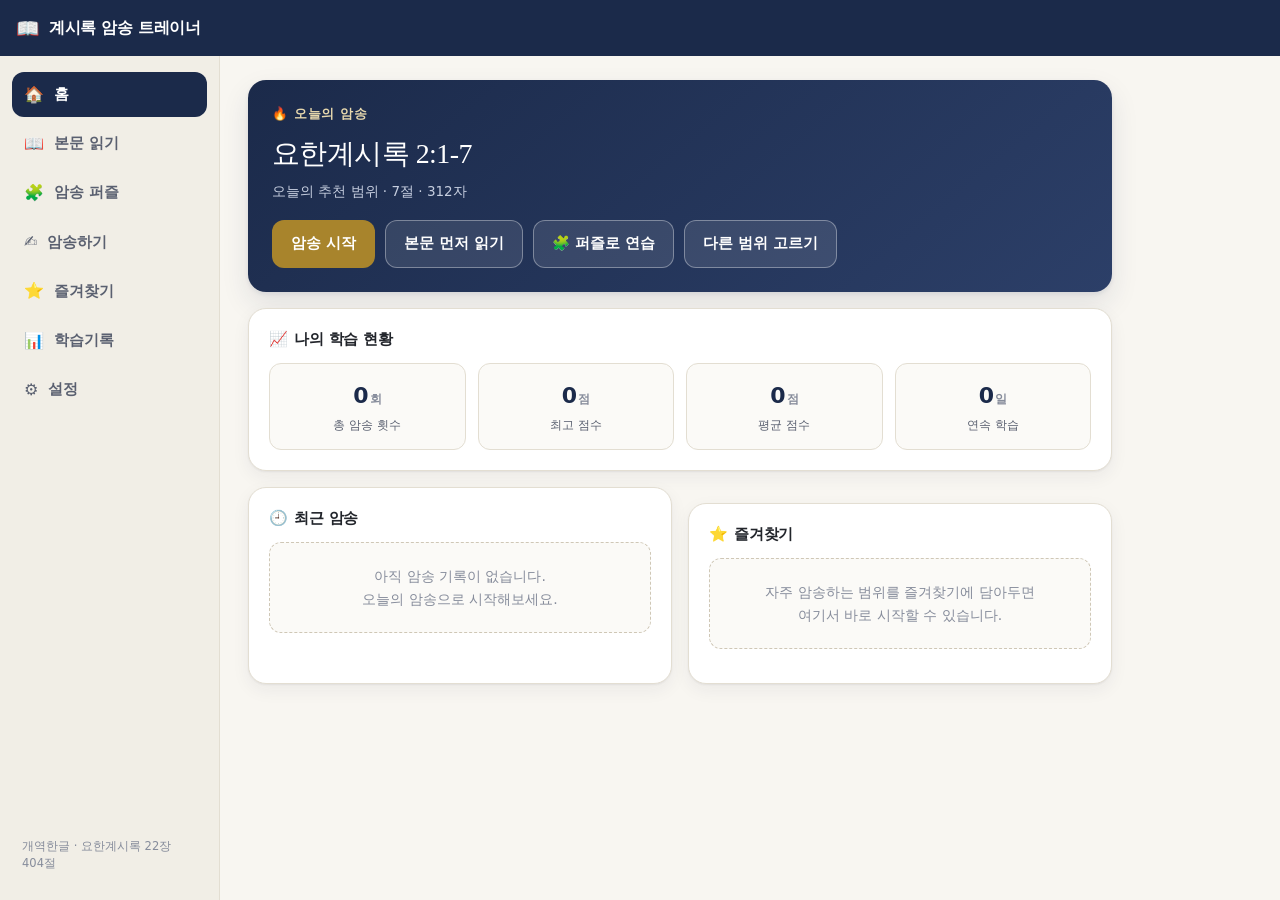
<file: index.html>
<!DOCTYPE html>
<html lang="ko">
<head>
<meta charset="utf-8">
<meta name="viewport" content="width=device-width, initial-scale=1, viewport-fit=cover">
<meta name="theme-color" content="#1B2A4A">
<meta name="description" content="요한계시록(개역한글) 암송 훈련 도구 — 범위 선택, 암송 입력, 자동 채점, 오답 분석, 학습 기록">
<title>계시록 암송 트레이너</title>
<link rel="stylesheet" href="css/style.css">
<link rel="manifest" href="manifest.json">
<link rel="icon" type="image/png" sizes="32x32" href="icons/favicon-32.png?v=2">
<link rel="icon" type="image/png" sizes="64x64" href="icons/favicon-64.png?v=2">
<link rel="icon" type="image/png" sizes="192x192" href="icons/icon-192.png?v=2">
<link rel="apple-touch-icon" sizes="180x180" href="icons/apple-touch-icon.png?v=2">
<meta name="apple-mobile-web-app-capable" content="yes">
<meta name="apple-mobile-web-app-status-bar-style" content="black-translucent">
<meta name="apple-mobile-web-app-title" content="계시록 암송">
</head>
<body>

<a class="skip-link" href="#main">본문으로 건너뛰기</a>

<header class="app-header">
  <button class="hdr-brand" id="brandBtn" type="button" aria-label="홈으로 이동">
    <span class="hdr-mark" aria-hidden="true">📖</span>
    <span class="hdr-title">계시록 암송 트레이너</span>
  </button>
  <div class="hdr-right">
    <span class="hdr-streak" id="hdrStreak" title="연속 학습일"></span>
    <span class="hdr-badge" id="demoBadge" hidden>샘플 데이터</span>
  </div>
</header>

<div class="app-shell">

  <nav class="side-nav" aria-label="주 메뉴">
    <button class="nav-item" data-nav="home" type="button"><span class="nav-ico" aria-hidden="true">🏠</span><span>홈</span></button>
    <button class="nav-item" data-nav="read" type="button"><span class="nav-ico" aria-hidden="true">📖</span><span>본문 읽기</span></button>
    <button class="nav-item" data-nav="puzzle" type="button"><span class="nav-ico" aria-hidden="true">🧩</span><span>암송 퍼즐</span></button>
    <button class="nav-item" data-nav="select" type="button"><span class="nav-ico" aria-hidden="true">✍️</span><span>암송하기</span></button>
    <button class="nav-item" data-nav="favorites" type="button"><span class="nav-ico" aria-hidden="true">⭐</span><span>즐겨찾기</span></button>
    <button class="nav-item" data-nav="history" type="button"><span class="nav-ico" aria-hidden="true">📊</span><span>학습기록</span></button>
    <button class="nav-item" data-nav="settings" type="button"><span class="nav-ico" aria-hidden="true">⚙️</span><span>설정</span></button>
    <p class="side-foot">개역한글 · 요한계시록 22장 404절</p>
  </nav>

  <main id="main" class="main" tabindex="-1">
    <section class="screen" id="screen-home" hidden></section>
    <section class="screen" id="screen-select" hidden></section>
    <section class="screen" id="screen-read" hidden></section>
    <section class="screen" id="screen-puzzle" hidden></section>
    <section class="screen" id="screen-memorize" hidden></section>
    <section class="screen" id="screen-result" hidden></section>
    <section class="screen" id="screen-favorites" hidden></section>
    <section class="screen" id="screen-history" hidden></section>
    <section class="screen" id="screen-settings" hidden></section>
    <section class="screen" id="screen-report" hidden></section>
  </main>

</div>

<nav class="bottom-nav" aria-label="주 메뉴(모바일)">
  <button class="nav-item" data-nav="home" type="button"><span class="nav-ico" aria-hidden="true">🏠</span><span>홈</span></button>
  <button class="nav-item" data-nav="read" type="button"><span class="nav-ico" aria-hidden="true">📖</span><span>본문</span></button>
  <button class="nav-item" data-nav="puzzle" type="button"><span class="nav-ico" aria-hidden="true">🧩</span><span>퍼즐</span></button>
  <button class="nav-item" data-nav="select" type="button"><span class="nav-ico" aria-hidden="true">✍️</span><span>암송</span></button>
  <button class="nav-item" data-nav="favorites" type="button"><span class="nav-ico" aria-hidden="true">⭐</span><span>즐겨찾기</span></button>
  <button class="nav-item" data-nav="history" type="button"><span class="nav-ico" aria-hidden="true">📊</span><span>기록</span></button>
  <button class="nav-item" data-nav="settings" type="button"><span class="nav-ico" aria-hidden="true">⚙️</span><span>설정</span></button>
</nav>

<div class="toast-wrap" id="toastWrap" role="status" aria-live="polite"></div>

<div class="modal-back" id="modalBack" hidden>
  <div class="modal" role="dialog" aria-modal="true" aria-labelledby="modalTitle">
    <h3 id="modalTitle" class="modal-title"></h3>
    <div class="modal-body" id="modalBody"></div>
    <div class="modal-foot"><button class="btn btn-ghost" id="modalClose" type="button">닫기</button></div>
  </div>
</div>

<div class="busy" id="busy" hidden aria-live="polite"><div class="busy-box"><span class="spinner" aria-hidden="true"></span><span>채점하는 중…</span></div></div>

<script src="data/revelation_kor.js"></script>
<script src="js/data.js"></script>
<script src="js/storage.js"></script>
<script src="js/diff.js"></script>
<script src="js/scorer.js"></script>
<script src="js/statistics.js"></script>
<script src="js/srs.js"></script>
<script src="js/plan.js"></script>
<script src="js/read.js"></script>
<script src="js/puzzle.js"></script>
<script src="js/voice.js"></script>
<script src="js/report.js"></script>
<script src="js/ui.js"></script>
<script src="js/app.js"></script>
</body>
</html>
</file>
<file: css/style.css>
/* ============================================================
   계시록 암송 트레이너 — style.css
   차분함 / 집중 / 신뢰감 을 목표로 한 학습 도구 UI
   ============================================================ */

:root{
  --bg:            #F8F6F1;
  --bg-sunken:     #F1EEE6;
  --surface:       #FFFFFF;
  --surface-2:     #FBFAF7;
  --line:          #E3DED2;
  --line-strong:   #CFC7B6;

  --navy:          #1B2A4A;
  --navy-soft:     #2E4270;
  --navy-tint:     #EAEEF6;
  --gold:          #A8842C;
  --gold-tint:     #F6EFDD;

  --text:          #22252B;
  --text-2:        #5A6070;
  --text-3:        #868C9B;

  --ok:            #1F7A46;
  --ok-bg:         #E4F3EA;
  --warn:          #9A6B10;
  --warn-bg:       #FBF0D6;
  --bad:           #B3273A;
  --bad-bg:        #FBE6E9;
  --miss:          #6B7280;
  --miss-bg:       #ECEDF0;
  --extra:         #1F5FA8;
  --extra-bg:      #E4EDF8;

  --r-s: 8px;
  --r-m: 12px;
  --r-l: 18px;
  --shadow: 0 1px 2px rgba(27,42,74,.06), 0 6px 18px rgba(27,42,74,.06);
  --shadow-lift: 0 2px 4px rgba(27,42,74,.08), 0 12px 28px rgba(27,42,74,.10);

  --header-h: 56px;
  --bottom-h: 60px;
  --side-w: 220px;

  --font: "Pretendard", -apple-system, BlinkMacSystemFont, "Apple SD Gothic Neo",
          "Malgun Gothic", "맑은 고딕", "Noto Sans KR", system-ui, sans-serif;
  --serif: "Nanum Myeongjo", "Apple SD Gothic Neo", Georgia, serif;
}

*,*::before,*::after{ box-sizing:border-box; }

/* display:flex 등을 쓰는 요소도 hidden 속성이 확실히 우선하도록 */
[hidden]{ display:none !important; }

html,body{ margin:0; padding:0; }
body{
  font-family:var(--font);
  background:var(--bg);
  color:var(--text);
  font-size:16px;
  line-height:1.6;
  -webkit-text-size-adjust:100%;
  word-break:keep-all;
  overflow-wrap:break-word;
}

button,input,select,textarea{ font:inherit; color:inherit; }
h1,h2,h3,h4{ margin:0; line-height:1.35; font-weight:700; letter-spacing:-.01em; }

:focus-visible{ outline:3px solid var(--navy-soft); outline-offset:2px; border-radius:4px; }

.skip-link{
  position:absolute; left:-9999px; top:0; z-index:100;
  background:var(--navy); color:#fff; padding:10px 16px; border-radius:0 0 var(--r-s) 0;
}
.skip-link:focus{ left:0; }

/* ---------- Header ---------- */
.app-header{
  position:sticky; top:0; z-index:30;
  height:var(--header-h);
  display:flex; align-items:center; justify-content:space-between;
  gap:12px; padding:0 16px;
  background:var(--navy); color:#fff;
  padding-top:env(safe-area-inset-top);
  height:calc(var(--header-h) + env(safe-area-inset-top));
}
.hdr-brand{
  display:flex; align-items:center; gap:9px;
  background:none; border:0; padding:6px 8px; margin-left:-8px;
  color:#fff; cursor:pointer; border-radius:var(--r-s);
}
.hdr-brand:hover{ background:rgba(255,255,255,.09); }
.hdr-mark{ font-size:19px; line-height:1; }
.hdr-title{ font-weight:700; font-size:16px; letter-spacing:-.02em; white-space:nowrap; }
.hdr-right{ display:flex; align-items:center; gap:8px; }
.hdr-streak{ font-size:13px; color:#F0E7CE; white-space:nowrap; }
.hdr-badge{
  font-size:11px; font-weight:700; padding:3px 8px; border-radius:999px;
  background:var(--gold); color:#221a05;
}

/* ---------- Shell ---------- */
.app-shell{ display:flex; align-items:flex-start; min-height:calc(100vh - var(--header-h)); }

.side-nav{
  position:sticky; top:calc(var(--header-h) + env(safe-area-inset-top));
  width:var(--side-w); flex:0 0 var(--side-w);
  height:calc(100vh - var(--header-h) - env(safe-area-inset-top));
  padding:16px 12px; border-right:1px solid var(--line);
  background:var(--bg-sunken);
  display:flex; flex-direction:column; gap:4px;
}
.side-foot{
  margin-top:auto; font-size:11.5px; color:var(--text-3); padding:0 10px; line-height:1.5;
}
.side-nav .nav-item{
  display:flex; align-items:center; gap:10px;
  width:100%; padding:11px 12px; border:0; border-radius:var(--r-m);
  background:transparent; color:var(--text-2); font-weight:600; font-size:14.5px;
  cursor:pointer; text-align:left;
}
.side-nav .nav-item:hover{ background:#E8E3D7; color:var(--text); }
.side-nav .nav-item[aria-current="page"]{ background:var(--navy); color:#fff; }
.nav-ico{ font-size:16px; line-height:1; }

.bottom-nav{ display:none; }

.main{
  flex:1 1 auto; min-width:0;
  padding:24px 28px 56px;
  max-width:920px;
}
.main:focus{ outline:none; }

/* ---------- Common blocks ---------- */
.page-head{ margin-bottom:20px; }
.page-title{ font-size:21px; }
.page-sub{ margin:6px 0 0; color:var(--text-2); font-size:14px; }

.card{
  background:var(--surface); border:1px solid var(--line);
  border-radius:var(--r-l); padding:20px; box-shadow:var(--shadow);
}
.card + .card{ margin-top:16px; }
.card-head{ display:flex; align-items:baseline; justify-content:space-between; gap:12px; margin-bottom:14px; }
.card-title{ font-size:15px; letter-spacing:-.01em; }
.card-title .lead{ color:var(--gold); margin-right:6px; }
.card-link{
  background:none; border:0; padding:2px 4px; margin:-2px -4px;
  color:var(--navy-soft); font-size:13px; font-weight:600; cursor:pointer; border-radius:6px;
}
.card-link:hover{ text-decoration:underline; }

.grid-2{ display:grid; grid-template-columns:1fr 1fr; gap:16px; }

.muted{ color:var(--text-3); font-size:13.5px; }
.empty{
  color:var(--text-3); font-size:14px; text-align:center;
  padding:22px 12px; border:1px dashed var(--line-strong); border-radius:var(--r-m);
  background:var(--surface-2);
}

/* ---------- Buttons ---------- */
.btn{
  display:inline-flex; align-items:center; justify-content:center; gap:7px;
  padding:11px 18px; border-radius:var(--r-m); border:1px solid transparent;
  font-weight:700; font-size:14.5px; cursor:pointer; background:var(--bg-sunken);
  min-height:44px; transition:background .12s, border-color .12s, transform .06s;
}
.btn:active{ transform:translateY(1px); }
.btn-primary{ background:var(--navy); color:#fff; }
.btn-primary:hover{ background:var(--navy-soft); }
.btn-gold{ background:var(--gold); color:#fff; }
.btn-gold:hover{ background:#8E6F22; }
.btn-ghost{ background:var(--surface); border-color:var(--line-strong); color:var(--text); }
.btn-ghost:hover{ background:var(--bg-sunken); }
.btn-sm{ padding:7px 12px; font-size:13px; min-height:36px; border-radius:var(--r-s); }
.btn-block{ width:100%; }
.btn:disabled{ opacity:.5; cursor:not-allowed; }
.btn-row{ display:flex; flex-wrap:wrap; gap:10px; }

/* ---------- Home ---------- */
.hero{
  background:linear-gradient(140deg, var(--navy) 0%, #2C3F68 100%);
  color:#fff; border-radius:var(--r-l); padding:24px; box-shadow:var(--shadow-lift);
}
.hero-label{ font-size:12.5px; letter-spacing:.06em; color:#E8D9AE; font-weight:700; text-transform:uppercase; }
.hero-ref{ font-family:var(--serif); font-size:28px; margin:8px 0 4px; letter-spacing:-.02em; }
.hero-meta{ color:#C6CEDF; font-size:13.5px; margin:0 0 18px; }
.hero .btn-row{ gap:10px; }
.hero .btn-ghost{ background:rgba(255,255,255,.10); border-color:rgba(255,255,255,.35); color:#fff; }
.hero .btn-ghost:hover{ background:rgba(255,255,255,.18); }

.stat-grid{ display:grid; grid-template-columns:repeat(4,1fr); gap:12px; }
.stat{
  background:var(--surface-2); border:1px solid var(--line);
  border-radius:var(--r-m); padding:14px 12px; text-align:center;
}
.stat-num{ font-size:22px; font-weight:800; color:var(--navy); letter-spacing:-.03em; }
.stat-num small{ font-size:12px; font-weight:700; color:var(--text-3); margin-left:2px; }
.stat-label{ font-size:12px; color:var(--text-2); margin-top:3px; }

.list{ list-style:none; margin:0; padding:0; display:flex; flex-direction:column; gap:8px; }
.row{
  display:flex; align-items:center; gap:10px;
  border:1px solid var(--line); border-radius:var(--r-m);
  background:var(--surface-2); padding:11px 12px;
}
.row-main{
  flex:1 1 auto; min-width:0; display:flex; flex-direction:column; gap:2px;
  background:none; border:0; padding:0; text-align:left; cursor:pointer;
}
.row-main:hover .row-ref{ text-decoration:underline; }
.row-ref{ font-weight:700; font-size:14.5px; }
.row-meta{ font-size:12.5px; color:var(--text-3); }
.row-score{ font-weight:800; font-size:16px; letter-spacing:-.02em; }
.icon-btn{
  flex:0 0 auto; width:36px; height:36px; border-radius:50%;
  border:1px solid var(--line); background:var(--surface); cursor:pointer;
  display:flex; align-items:center; justify-content:center; font-size:15px;
}
.icon-btn:hover{ background:var(--bad-bg); border-color:var(--bad); }

.s-good{ color:var(--ok); }
.s-mid{ color:var(--warn); }
.s-low{ color:var(--bad); }

/* ---------- Range selector ---------- */
.selector{ display:grid; grid-template-columns:repeat(3,1fr); gap:14px; }
.field{ display:flex; flex-direction:column; gap:6px; }
.field label{ font-size:13px; font-weight:700; color:var(--text-2); }
.field select{
  appearance:none; -webkit-appearance:none;
  padding:12px 34px 12px 13px; border-radius:var(--r-m);
  border:1px solid var(--line-strong); background:var(--surface);
  font-size:15.5px; font-weight:600; min-height:46px; cursor:pointer;
  background-image:url("data:image/svg+xml,%3Csvg xmlns='http://www.w3.org/2000/svg' width='12' height='8' viewBox='0 0 12 8'%3E%3Cpath fill='%235A6070' d='M1 1l5 5 5-5'/%3E%3C/svg%3E");
  background-repeat:no-repeat; background-position:right 13px center;
}
.err{
  margin-top:12px; color:var(--bad); background:var(--bad-bg);
  border:1px solid #F0C3CA; border-radius:var(--r-m); padding:10px 13px; font-size:13.5px; font-weight:600;
}
.preview{
  margin-top:16px; padding:14px 16px; border-radius:var(--r-m);
  background:var(--navy-tint); border:1px solid #D3DCEC;
  font-size:13.5px; color:var(--navy);
}
.preview b{ font-size:15px; }

.quick-title{ font-size:13px; font-weight:700; color:var(--text-2); margin:0 0 8px; }
.chips{ display:flex; flex-wrap:wrap; gap:8px; }
.chip{
  border:1px solid var(--line-strong); background:var(--surface);
  border-radius:999px; padding:7px 14px; font-size:13.5px; font-weight:600;
  cursor:pointer; min-height:38px;
}
.chip:hover{ background:var(--gold-tint); border-color:var(--gold); }

/* ---------- Memorize ---------- */
.mem-top{ display:flex; align-items:center; justify-content:space-between; gap:14px; flex-wrap:wrap; }
.mem-ref{ font-family:var(--serif); font-size:22px; }
.timer{
  font-variant-numeric:tabular-nums; font-size:24px; font-weight:800;
  color:var(--navy); letter-spacing:.02em;
  background:var(--navy-tint); border-radius:var(--r-m); padding:6px 14px;
}
.mem-guide{ color:var(--text-2); font-size:14px; margin:12px 0 0; }

.answer-area{
  width:100%; min-height:270px; resize:vertical;
  margin-top:14px; padding:16px; border-radius:var(--r-m);
  border:1px solid var(--line-strong); background:var(--surface);
  font-size:16.5px; line-height:1.85; font-family:var(--font);
}
.answer-area:focus{ border-color:var(--navy-soft); }

.count-bar{
  display:flex; justify-content:space-between; gap:12px; flex-wrap:wrap;
  font-size:12.5px; color:var(--text-3); margin-top:8px;
}
.count-bar b{ color:var(--text-2); }

.hint-box{
  margin-top:14px; padding:14px 16px; border-radius:var(--r-m);
  background:var(--gold-tint); border:1px solid #E7D6A8;
}
.hint-label{ font-size:12px; font-weight:800; color:var(--gold); letter-spacing:.04em; }
.hint-text{
  margin:8px 0 0; font-family:var(--serif); font-size:16px; line-height:1.9;
  color:#4A3A10; letter-spacing:.02em; word-break:break-all;
}
.hint-verse{ display:block; margin-bottom:6px; }
.hint-verse i{ font-style:normal; color:var(--gold); font-weight:700; margin-right:6px; }

.mem-actions{ display:flex; gap:10px; margin-top:16px; flex-wrap:wrap; }
.mem-actions .btn-primary{ flex:1 1 200px; }
.kbd-tip{ margin:10px 0 0; font-size:12px; color:var(--text-3); }
kbd{
  background:var(--bg-sunken); border:1px solid var(--line-strong);
  border-bottom-width:2px; border-radius:5px; padding:1px 6px; font-size:11.5px; font-family:var(--font);
}

/* ---------- Result ---------- */
.score-card{ text-align:center; padding:26px 20px; }
.score-num{ font-size:64px; font-weight:800; line-height:1; letter-spacing:-.04em; color:var(--navy); }
.score-num span{ font-size:22px; font-weight:700; margin-left:2px; }
.score-msg{ margin:12px auto 0; max-width:34em; color:var(--text-2); font-size:14.5px; }
.score-sub{ margin-top:6px; font-size:13px; color:var(--text-3); }

.tally{ display:grid; grid-template-columns:repeat(5,1fr); gap:10px; margin-top:20px; }
.tally-item{ border-radius:var(--r-m); padding:12px 8px; border:1px solid transparent; }
.tally-num{ font-size:20px; font-weight:800; letter-spacing:-.02em; }
.tally-label{ font-size:11.5px; font-weight:700; margin-top:2px; }
.t-correct{ background:var(--ok-bg); border-color:#BFE0CD; color:var(--ok); }
.t-similar{ background:var(--warn-bg); border-color:#EBD6A2; color:var(--warn); }
.t-wrong  { background:var(--bad-bg); border-color:#F0C3CA; color:var(--bad); }
.t-missing{ background:var(--miss-bg); border-color:#D8DAE0; color:var(--miss); }
.t-extra  { background:var(--extra-bg); border-color:#C3D6EC; color:var(--extra); }

.legend{ display:flex; flex-wrap:wrap; gap:8px; margin-bottom:14px; }
.legend .lg{
  font-size:12px; font-weight:700; padding:4px 10px; border-radius:999px; border:1px solid;
}
.lg-correct{ color:var(--ok); background:var(--ok-bg); border-color:#CDE7D8; }
.lg-similar{ color:var(--warn); background:var(--warn-bg); border-color:#EBD6A2; }
.lg-wrong  { color:var(--bad); background:var(--bad-bg); border-color:#F0C3CA; }
.lg-missing{ color:var(--miss); background:var(--miss-bg); border-color:#D8DAE0; }
.lg-extra  { color:var(--extra); background:var(--extra-bg); border-color:#C3D6EC; }

.diff-verse{ padding:12px 0; border-top:1px dashed var(--line); }
.diff-verse:first-child{ border-top:0; padding-top:0; }
.diff-vhead{
  display:flex; align-items:center; gap:10px; flex-wrap:wrap;
  font-size:12.5px; color:var(--text-3); margin-bottom:7px;
}
.diff-vno{ font-weight:800; color:var(--navy); font-size:13px; }
.vscore{ font-weight:800; }
.diff-flow{ font-size:16px; line-height:1.55; }

/* 어절 한 칸: 윗줄은 정답 본문, 아랫줄(작은 글씨)은 내가 쓴 말 */
.tk{
  display:inline-flex; flex-direction:column; align-items:center;
  border-radius:6px; padding:2px 6px; margin:0 3px 6px 0;
  border:1px solid transparent; vertical-align:top;
}
.tk-main{ line-height:1.5; }
.tk-sub{
  font-size:11.5px; line-height:1.35; font-weight:700; opacity:.9;
  margin-top:1px; max-width:16em; overflow-wrap:anywhere;
}

.tk-correct{ color:var(--ok); background:var(--ok-bg); border-color:#CDE7D8; }

.tk-similar{ color:var(--warn); background:var(--warn-bg); border-color:#EBD6A2; cursor:pointer; }
.tk-similar .tk-sub{ color:#7A5410; }

.tk-wrong{
  color:var(--bad); background:var(--bad-bg); border-color:#F0C3CA; cursor:pointer;
}
.tk-wrong .tk-main{ text-decoration:underline wavy var(--bad) 1px; text-underline-offset:3px; }
.tk-wrong .tk-sub{ color:#8E1C2C; }

/* 빠뜨린 말 — 본문에는 있는데 내가 안 쓴 것.
   지워야 할 말이 아니므로 취소선을 쓰지 않고, 비워 둔 자리처럼 점선으로 보여준다. */
.tk-missing{
  color:var(--miss); background:var(--miss-bg);
  border:1px dashed var(--line-strong); cursor:pointer;
}
.tk-missing .tk-main{ opacity:.7; }
.tk-missing .tk-sub{ color:#5C626E; }

/* 잘못 넣은 말 — 본문에 없는데 내가 쓴 것. 취소선으로 "빼면 된다"를 보여준다. */
.tk-extra{
  color:var(--extra); background:var(--extra-bg); border-color:#C3D6EC; cursor:pointer;
}
.tk-extra .tk-main{ text-decoration:line-through; text-decoration-thickness:2px; opacity:.8; }
.tk-extra .tk-sub{ color:#14477F; }

/* 띄어쓰기만 다른 경우는 감점이 거의 없으므로 눈에 덜 띄게 */
.tk-spacing{ border-style:dotted; }

@media (max-width: 860px){
  .diff-flow{ font-size:15.5px; }
  .tk-sub{ font-size:11px; max-width:11em; }
}

.vlist{ list-style:none; margin:0; padding:0; display:flex; flex-direction:column; gap:7px; }
.vrow{
  display:flex; align-items:center; gap:11px;
  border:1px solid var(--line); border-radius:var(--r-m); padding:9px 12px; background:var(--surface-2);
}
.vrow-no{ font-weight:800; font-size:13.5px; color:var(--navy); flex:0 0 46px; }
.bar{ flex:1 1 auto; height:8px; border-radius:999px; background:var(--bg-sunken); overflow:hidden; }
.bar i{ display:block; height:100%; border-radius:999px; }
.vrow-score{ font-weight:800; font-size:14px; flex:0 0 52px; text-align:right; }

.answer-box{
  font-family:var(--serif); font-size:16.5px; line-height:2.05;
  background:var(--surface-2); border:1px solid var(--line);
  border-radius:var(--r-m); padding:16px;
}
.answer-box .v{ display:block; margin-bottom:10px; }
.answer-box .v:last-child{ margin-bottom:0; }
.answer-box .vn{ font-family:var(--font); font-size:11.5px; font-weight:800; color:var(--gold); margin-right:7px; vertical-align:3px; }

details.fold{ border:1px solid var(--line); border-radius:var(--r-m); background:var(--surface-2); }
details.fold + details.fold{ margin-top:10px; }
details.fold > summary{
  cursor:pointer; padding:13px 16px; font-weight:700; font-size:14px; list-style:none;
}
details.fold > summary::-webkit-details-marker{ display:none; }
details.fold > summary::before{ content:"▸ "; color:var(--text-3); }
details.fold[open] > summary::before{ content:"▾ "; }
details.fold > div{ padding:0 16px 16px; }

/* ---------- History / stats ---------- */
.spark{ display:flex; align-items:flex-end; gap:5px; height:96px; margin-top:6px; }
.spark-col{ flex:1 1 0; display:flex; flex-direction:column; justify-content:flex-end; align-items:center; gap:4px; min-width:0; }
.spark-bar{ width:100%; max-width:34px; border-radius:5px 5px 0 0; background:var(--navy-soft); }
.spark-lab{ font-size:10px; color:var(--text-3); white-space:nowrap; }

.table{ width:100%; border-collapse:collapse; font-size:13.5px; }
.table th,.table td{ padding:9px 8px; border-bottom:1px solid var(--line); text-align:left; white-space:nowrap; }
.table th{ font-size:12px; color:var(--text-3); font-weight:700; }
.table td.num{ text-align:right; font-variant-numeric:tabular-nums; }
.table-wrap{ overflow-x:auto; -webkit-overflow-scrolling:touch; }

.ach-grid{ display:grid; grid-template-columns:repeat(auto-fill,minmax(150px,1fr)); gap:10px; }
.ach{
  border:1px solid var(--line); border-radius:var(--r-m); padding:12px;
  background:var(--surface-2); display:flex; gap:10px; align-items:center;
}
.ach.on{ background:var(--gold-tint); border-color:#E7D6A8; }
.ach-ico{ font-size:20px; filter:grayscale(1); opacity:.4; }
.ach.on .ach-ico{ filter:none; opacity:1; }
.ach-name{ font-size:13px; font-weight:700; }
.ach-desc{ font-size:11.5px; color:var(--text-3); }

/* ---------- Settings ---------- */
.set-row{
  display:flex; align-items:center; justify-content:space-between; gap:14px;
  padding:13px 0; border-bottom:1px solid var(--line); flex-wrap:wrap;
}
.set-row:last-child{ border-bottom:0; }
.set-name{ font-weight:700; font-size:14px; }
.set-desc{ font-size:12.5px; color:var(--text-3); margin-top:2px; max-width:46em; }
.switch{ display:inline-flex; align-items:center; gap:8px; cursor:pointer; font-size:13.5px; font-weight:600; }
.switch input{ width:20px; height:20px; accent-color:var(--navy); cursor:pointer; }
.file-btn{ position:relative; overflow:hidden; }
.file-btn input[type=file]{ position:absolute; inset:0; opacity:0; cursor:pointer; }
.src-note{
  font-size:12.5px; color:var(--text-2); background:var(--surface-2);
  border:1px solid var(--line); border-radius:var(--r-m); padding:12px 14px; line-height:1.65;
}

/* ---------- 간격 반복 · 누적 암송 · 음성 ---------- */
.card-accent{ border-color:#E7D6A8; background:linear-gradient(180deg,#FFFDF6 0%,var(--surface) 60%); }
.pill{
  display:inline-block; font-size:11px; font-weight:800; vertical-align:2px;
  padding:1px 8px; border-radius:999px; background:var(--gold-tint);
  color:var(--gold); border:1px solid #E7D6A8; margin-left:6px;
}
.chip-static{ cursor:default; background:var(--surface-2); color:var(--text-2); }
.chip-static:hover{ background:var(--surface-2); border-color:var(--line-strong); }
.next-review{
  margin:14px auto 0; max-width:36em; font-size:13.5px; color:var(--text-2);
  background:var(--surface-2); border:1px solid var(--line);
  border-radius:var(--r-m); padding:9px 14px;
}
.next-review b{ color:var(--navy); }
.row .btn-sm{ flex:0 0 auto; }
.row-main .bar{ flex:0 0 8px; width:100%; }

.voice-bar{
  display:flex; align-items:center; gap:12px; flex-wrap:wrap;
  margin-top:14px; padding:10px 12px; border-radius:var(--r-m);
  border:1px solid var(--line); background:var(--surface-2);
}
.voice-bar.on{ border-color:#E7A8A8; background:#FDF2F2; }
.mic-btn{ min-height:40px; padding:8px 14px; font-size:13.5px; }
.mic-dot{
  width:9px; height:9px; border-radius:50%; background:var(--text-3); display:inline-block;
}
.voice-bar.on .mic-dot{ background:var(--bad); animation:pulse 1.1s ease-in-out infinite; }
@keyframes pulse{ 0%,100%{ opacity:1; transform:scale(1); } 50%{ opacity:.35; transform:scale(.75); } }
.voice-note{ font-size:12.5px; color:var(--text-3); flex:1 1 200px; }

.text-input{
  padding:10px 13px; border-radius:var(--r-m); border:1px solid var(--line-strong);
  background:var(--surface); font-size:15px; min-height:44px; min-width:180px; max-width:100%;
}
.text-input:focus{ border-color:var(--navy-soft); }

/* ---------- Toast / modal / busy ---------- */
.toast-wrap{
  position:fixed; left:50%; transform:translateX(-50%);
  bottom:calc(20px + env(safe-area-inset-bottom)); z-index:60;
  display:flex; flex-direction:column; gap:8px; align-items:center; pointer-events:none;
}
.toast{
  background:var(--navy); color:#fff; padding:11px 18px; border-radius:999px;
  font-size:13.5px; font-weight:600; box-shadow:var(--shadow-lift); max-width:88vw; text-align:center;
}
.toast.bad{ background:var(--bad); }

.modal-back{
  position:fixed; inset:0; z-index:70; background:rgba(20,26,40,.45);
  display:flex; align-items:center; justify-content:center; padding:20px;
}
.modal{
  background:var(--surface); border-radius:var(--r-l); box-shadow:var(--shadow-lift);
  width:min(460px,100%); max-height:80vh; overflow:auto; padding:22px;
}
.modal-title{ font-size:16px; margin-bottom:12px; }
.modal-body{ font-size:14px; color:var(--text-2); }
.modal-body dl{ margin:0; display:grid; grid-template-columns:auto 1fr; gap:8px 14px; }
.modal-body dt{ font-weight:700; color:var(--text-3); font-size:12.5px; }
.modal-body dd{ margin:0; font-weight:600; color:var(--text); }
.modal-foot{ display:flex; justify-content:flex-end; margin-top:18px; }

.busy{
  position:fixed; inset:0; z-index:65; background:rgba(248,246,241,.72);
  display:flex; align-items:center; justify-content:center;
}
.busy-box{
  display:flex; align-items:center; gap:12px; background:var(--surface);
  border:1px solid var(--line); border-radius:var(--r-m); padding:16px 22px;
  box-shadow:var(--shadow-lift); font-weight:700; font-size:14px;
}
.spinner{
  width:18px; height:18px; border-radius:50%;
  border:2.5px solid var(--line-strong); border-top-color:var(--navy);
  animation:spin .8s linear infinite;
}
@keyframes spin{ to{ transform:rotate(360deg); } }

.sr-only{
  position:absolute; width:1px; height:1px; padding:0; margin:-1px;
  overflow:hidden; clip:rect(0 0 0 0); white-space:nowrap; border:0;
}

/* ---------- 본문 읽기 ---------- */
.read-tools{
  display:flex; align-items:center; justify-content:space-between;
  gap:12px; flex-wrap:wrap;
  /* 긴 장을 훑는 동안 장 이동·가림 버튼이 늘 손 닿는 곳에 있도록 고정한다.
     헤더(z-index:30)보다 아래에, 헤더 높이만큼 내려서 붙인다. */
  position:sticky; z-index:20;
  top:calc(var(--header-h) + env(safe-area-inset-top));
  /* 고정된 동안 카드 위·옆으로 본문이 비쳐 보이지 않도록 배경색을 함께 깔아둔다. */
  box-shadow:0 -14px 0 14px var(--bg), var(--shadow);
}
.read-nav{ display:flex; align-items:center; gap:8px; }
.read-nav .btn-sm{ min-width:38px; font-size:17px; line-height:1; padding:7px 10px; }
.read-chapter{ min-width:104px; }
.read-chapter select{ width:100%; }
.read-opts{ display:flex; gap:8px; flex-wrap:wrap; }
.read-opts .opt-val{ margin-left:6px; font-size:12px; opacity:.85; }

.bar-row{ display:flex; align-items:center; gap:11px; }
.bar-num{ font-weight:800; font-size:14px; color:var(--navy); flex:0 0 46px; text-align:right; }

.read-pickbar{ display:flex; align-items:center; justify-content:space-between; gap:14px; flex-wrap:wrap; }
.read-pickbar.on{ border-color:#E7D6A8; background:var(--gold-tint); }
.pick-info b{ font-size:15.5px; color:var(--navy); }

.read-body .verses{ list-style:none; margin:0; padding:0; }
.vs{
  display:flex; gap:12px; align-items:flex-start;
  padding:7px 8px; border-radius:var(--r-s); border:1px solid transparent;
  scroll-margin-top:96px;
}
.vs + .vs{ margin-top:2px; }
.vs.sel{ background:var(--gold-tint); border-color:#E7D6A8; }
.vs-num{
  flex:0 0 34px; height:26px; margin-top:3px;
  display:inline-flex; align-items:center; justify-content:center;
  border:1px solid var(--line); border-radius:999px; background:var(--surface-2);
  color:var(--text-3); font-size:12px; font-weight:800; cursor:pointer;
  font-variant-numeric:tabular-nums; transition:background .12s, color .12s, border-color .12s;
}
.vs-num:hover{ background:var(--navy-tint); border-color:var(--navy-soft); color:var(--navy); }
.vs.st-learning .vs-num{ background:var(--warn-bg); border-color:#E6D3A2; color:var(--warn); }
.vs.st-known .vs-num{ background:var(--ok-bg); border-color:#B9DEC8; color:var(--ok); }
.vs.sel .vs-num{ background:var(--gold); border-color:var(--gold); color:#fff; }
.vs-text{
  font-family:var(--serif); line-height:1.95; color:var(--text);
  flex:1 1 auto; word-break:keep-all;
}
.read-body.fs-sm .vs-text{ font-size:15px; }
.read-body.fs-md .vs-text{ font-size:17px; }
.read-body.fs-lg .vs-text{ font-size:19.5px; line-height:2.0; }

/* 가리고 읽기: 본문을 덮었다가 눌러서 한 절씩 확인한다 */
.read-body.covered .vs-text{
  color:transparent; background:var(--bg-sunken); border-radius:6px;
  cursor:pointer; user-select:none; box-shadow:inset 0 0 0 1px var(--line);
}
.read-body.covered .vs-text.shown{
  color:var(--text); background:transparent; box-shadow:none; user-select:auto;
}
.read-foot{ margin:16px 0 0; padding-top:12px; border-top:1px solid var(--line); }

/* ---------- Responsive ---------- */
@media (max-width: 860px){
  .read-nav, .read-opts{ width:100%; }
  .read-chapter{ flex:1 1 auto; }
  .read-opts .btn-sm{ flex:1 1 0; }
  .vs{ gap:9px; padding:6px 2px; }
  .read-body.fs-md .vs-text{ font-size:16.5px; }
  .read-body.fs-lg .vs-text{ font-size:19px; }

  .side-nav{ display:none; }
  .bottom-nav{
    display:flex; position:fixed; left:0; right:0; bottom:0; z-index:40;
    background:var(--surface); border-top:1px solid var(--line);
    padding:6px 4px calc(6px + env(safe-area-inset-bottom));
    box-shadow:0 -2px 14px rgba(27,42,74,.06);
  }
  .bottom-nav .nav-item{
    flex:1 1 0; display:flex; flex-direction:column; align-items:center; gap:2px;
    background:none; border:0; padding:6px 2px; border-radius:var(--r-s);
    color:var(--text-3); font-size:10.5px; font-weight:700; cursor:pointer; min-height:48px;
  }
  .bottom-nav .nav-item[aria-current="page"]{ color:var(--navy); background:var(--navy-tint); }
  .bottom-nav .nav-ico{ font-size:18px; }

  .main{ padding:18px 16px calc(var(--bottom-h) + 30px); }
  .hdr-title{ font-size:15px; }
  .grid-2{ grid-template-columns:1fr; }
  .stat-grid{ grid-template-columns:1fr 1fr; }
  .selector{ grid-template-columns:1fr; }
  .tally{ grid-template-columns:repeat(3,1fr); }
  .hero-ref{ font-size:24px; }
  .score-num{ font-size:54px; }
  .answer-area{ min-height:220px; font-size:16px; }
  .card{ padding:16px; }
  .toast-wrap{ bottom:calc(var(--bottom-h) + 16px + env(safe-area-inset-bottom)); }
}

@media (max-width: 380px){
  .tally{ grid-template-columns:1fr 1fr; }
  .stat-grid{ grid-template-columns:1fr 1fr; }
}

@media (prefers-reduced-motion: reduce){
  *{ animation-duration:.01ms !important; transition-duration:.01ms !important; }
}

@media print{
  .app-header,.side-nav,.bottom-nav,.mem-actions,.btn-row{ display:none !important; }
  body{ background:#fff; }
  .card{ box-shadow:none; break-inside:avoid; }
}

/* ---------- 오답 유형 요약 ---------- */
.issue-list{ list-style:none; margin:0; padding:0; display:flex; flex-direction:column; gap:9px; }
.issue-row{
  display:grid; grid-template-columns:auto auto 1fr; align-items:center; gap:10px;
  font-size:13.5px; color:var(--text-2);
}
.issue-tag{
  font-size:12px; font-weight:800; padding:4px 10px; border-radius:999px;
  border:1px solid; white-space:nowrap;
}
.issue-num{ font-weight:800; color:var(--navy); font-size:13px; white-space:nowrap; }
.issue-hint{ color:var(--text-3); font-size:12.5px; }
.issue-spacing { color:var(--warn);  background:var(--warn-bg);  border-color:#EBD6A2; }
.issue-particle{ color:var(--warn);  background:var(--warn-bg);  border-color:#EBD6A2; }
.issue-typo    { color:var(--warn);  background:var(--warn-bg);  border-color:#EBD6A2; }
.issue-missing { color:var(--miss);  background:var(--miss-bg);  border-color:#D8DAE0; }
.issue-extra   { color:var(--extra); background:var(--extra-bg); border-color:#C3D6EC; }
.issue-other   { color:var(--bad);   background:var(--bad-bg);   border-color:#F0C3CA; }

@media (max-width: 560px){
  .issue-row{ grid-template-columns:auto auto; row-gap:2px; }
  .issue-hint{ grid-column:1 / -1; }
}

/* 순서만 바뀐 어절 — 말은 맞게 알고 있었으므로 '틀림'과 다르게 보여준다 */
.lg-moved{ color:#5B3E9B; background:#EEE9F8; border-color:#D3C7ED; }
.tk-moved{ border-color:#C6B8E6 !important; background:#F2EDFB !important; color:#4B3382 !important; }
.tk-moved .tk-main{ text-decoration:none; opacity:1; }
.tk-moved .tk-sub{ color:#5B3E9B; }
.tk-extra.tk-moved .tk-main{ text-decoration:line-through; opacity:.75; }
.issue-moved{ color:#5B3E9B; background:#EEE9F8; border-color:#D3C7ED; }

/* ---------- 지난 시도와 비교 ---------- */
.compare-card.up   { border-color:#BFE0CD; background:linear-gradient(180deg,#F4FBF7 0%,var(--surface) 60%); }
.compare-card.down { border-color:#F0C3CA; background:linear-gradient(180deg,#FEF6F7 0%,var(--surface) 60%); }
.compare-card.flat { border-color:var(--line-strong); }

.cmp-score{ display:flex; align-items:baseline; gap:10px; flex-wrap:wrap; margin:-2px 0 12px; }
.cmp-old{ font-size:19px; font-weight:800; color:var(--text-3); }
.cmp-arrow{ color:var(--text-3); font-size:17px; }
.cmp-new{ font-size:30px; font-weight:800; font-variant-numeric:tabular-nums; }
.cmp-delta{ font-size:13px; font-weight:800; padding:3px 10px; border-radius:999px; border:1px solid; }
.cmp-up  { color:var(--ok);    background:var(--ok-bg);   border-color:#BFE0CD; }
.cmp-down{ color:var(--bad);   background:var(--bad-bg);  border-color:#F0C3CA; }
.cmp-flat{ color:var(--text-2); background:var(--bg-sunken); border-color:var(--line-strong); }

.cmp-list{ list-style:none; margin:0; padding:0; display:flex; flex-direction:column; gap:7px; font-size:13.5px; }
.cmp-list li{ padding-left:16px; position:relative; color:var(--text-2); }
.cmp-list li::before{ content:""; position:absolute; left:0; top:8px; width:7px; height:7px; border-radius:50%; }
.cmp-good::before{ background:var(--ok); }
.cmp-keep::before{ background:var(--warn); }
.cmp-bad::before { background:var(--bad); }
.cmp-list b{ color:var(--text); }

/* ---------- 암송 퍼즐 ---------- */
.pz-setup{ display:flex; flex-direction:column; gap:12px; }
.pz-pickers{ display:grid; grid-template-columns:1fr 1fr; gap:12px; }

/* 난이도·방식 고르기 */
.seg{ display:flex; border:1px solid var(--line-strong); border-radius:var(--r-m); overflow:hidden; }
.seg-btn{
  flex:1 1 0; padding:10px 6px; min-height:42px;
  background:var(--surface); border:0; border-left:1px solid var(--line);
  font-family:inherit; font-size:14px; font-weight:700; color:var(--text-2);
  cursor:pointer; transition:background .12s, color .12s;
}
.seg-btn:first-child{ border-left:0; }
.seg-btn:hover{ background:var(--bg-sunken); }
.seg-btn.on{ background:var(--navy); color:#fff; }
.seg-sm .seg-btn{ font-size:13px; min-height:38px; padding:8px 6px; }
.pz-resume-at{ font-weight:800; opacity:.9; }

/* 문제 본문 */
.pz-board .pz-text{
  font-family:var(--serif); font-size:17px; line-height:2.3;
  display:flex; flex-wrap:wrap; align-items:center; gap:6px 7px;
  padding:4px 0 2px; word-break:keep-all;
}
.pz-fixed{ color:var(--text); }

.pz-blank{
  display:inline-flex; flex-direction:column; align-items:center; justify-content:center;
  min-width:62px; min-height:38px; padding:3px 10px;
  border:1px dashed var(--line-strong); border-radius:var(--r-s);
  background:var(--bg-sunken); color:var(--text);
  font-family:var(--serif); font-size:17px; line-height:1.4;
  cursor:pointer; transition:background .12s, border-color .12s;
}
.pz-blank:hover:not(:disabled){ border-color:var(--navy-soft); background:var(--navy-tint); }
.pz-blank:disabled{ cursor:default; }
.pz-dash{ color:var(--text-3); letter-spacing:.06em; }
.pz-blank.filled{ border-style:solid; border-color:var(--gold); background:var(--gold-tint); color:#4A3A10; }
.pz-blank.ok{ border-style:solid; border-color:#BFE0CD; background:var(--ok-bg); color:var(--ok); }
.pz-blank.bad{ border-style:solid; border-color:#F0C3CA; background:var(--bad-bg); color:var(--bad); }
.pz-answer{ font-family:var(--font); font-size:11.5px; font-weight:800; color:var(--ok); margin-top:1px; }

/* 직접 입력 */
.pz-typed{ padding:0; border:0; background:none; min-width:0; }
.pz-input{
  font-family:var(--serif); font-size:16.5px; text-align:center;
  padding:5px 8px; min-height:38px;
  border:1px dashed var(--line-strong); border-radius:var(--r-s);
  background:var(--bg-sunken); color:var(--text);
}
.pz-input:focus{ outline:2px solid var(--navy-soft); outline-offset:1px; border-color:var(--navy-soft); }
.pz-blank.ok .pz-input{ border-style:solid; border-color:#BFE0CD; background:var(--ok-bg); color:var(--ok); }
.pz-blank.bad .pz-input{ border-style:solid; border-color:#F0C3CA; background:var(--bad-bg); color:var(--bad); }

/* 보기 */
.pz-bank{ display:flex; flex-wrap:wrap; gap:8px; }
.pz-word{ font-family:var(--serif); font-size:16px; padding:8px 14px; min-height:42px; }

/* 결과 */
.pz-result{
  display:flex; flex-direction:column; gap:3px;
  margin-top:14px; padding:12px 14px; border-radius:var(--r-m); border:1px solid;
  font-size:14px;
}
.pz-result b{ font-size:15.5px; }
.pz-result span{ color:var(--text-2); font-size:13px; }
.pz-result.ok  { background:var(--ok-bg);  border-color:#BFE0CD; color:var(--ok); }
.pz-result.warn{ background:var(--warn-bg); border-color:#EBD6A2; color:var(--warn); }
.pz-result.bad { background:var(--bad-bg);  border-color:#F0C3CA; color:var(--bad); }

.pz-actions{ margin-top:16px; }
.pz-nav .btn{ flex:1 1 auto; }

@media (max-width: 860px){
  .pz-board .pz-text{ font-size:16px; line-height:2.2; }
  .pz-blank{ min-width:56px; font-size:16px; }
  .seg-btn{ font-size:13px; }
  .seg-sm .seg-btn{ font-size:12px; }
  .pz-nav .btn{ flex:1 1 44%; }
}

/* ---------- 지난 채점 다시 보기 ---------- */
.review-banner{ border-color:#C3D6EC; background:var(--extra-bg); margin-bottom:16px; }
.review-row{ display:flex; align-items:center; justify-content:space-between; gap:12px; flex-wrap:wrap; }
.review-banner b{ color:var(--navy); }
</file>
